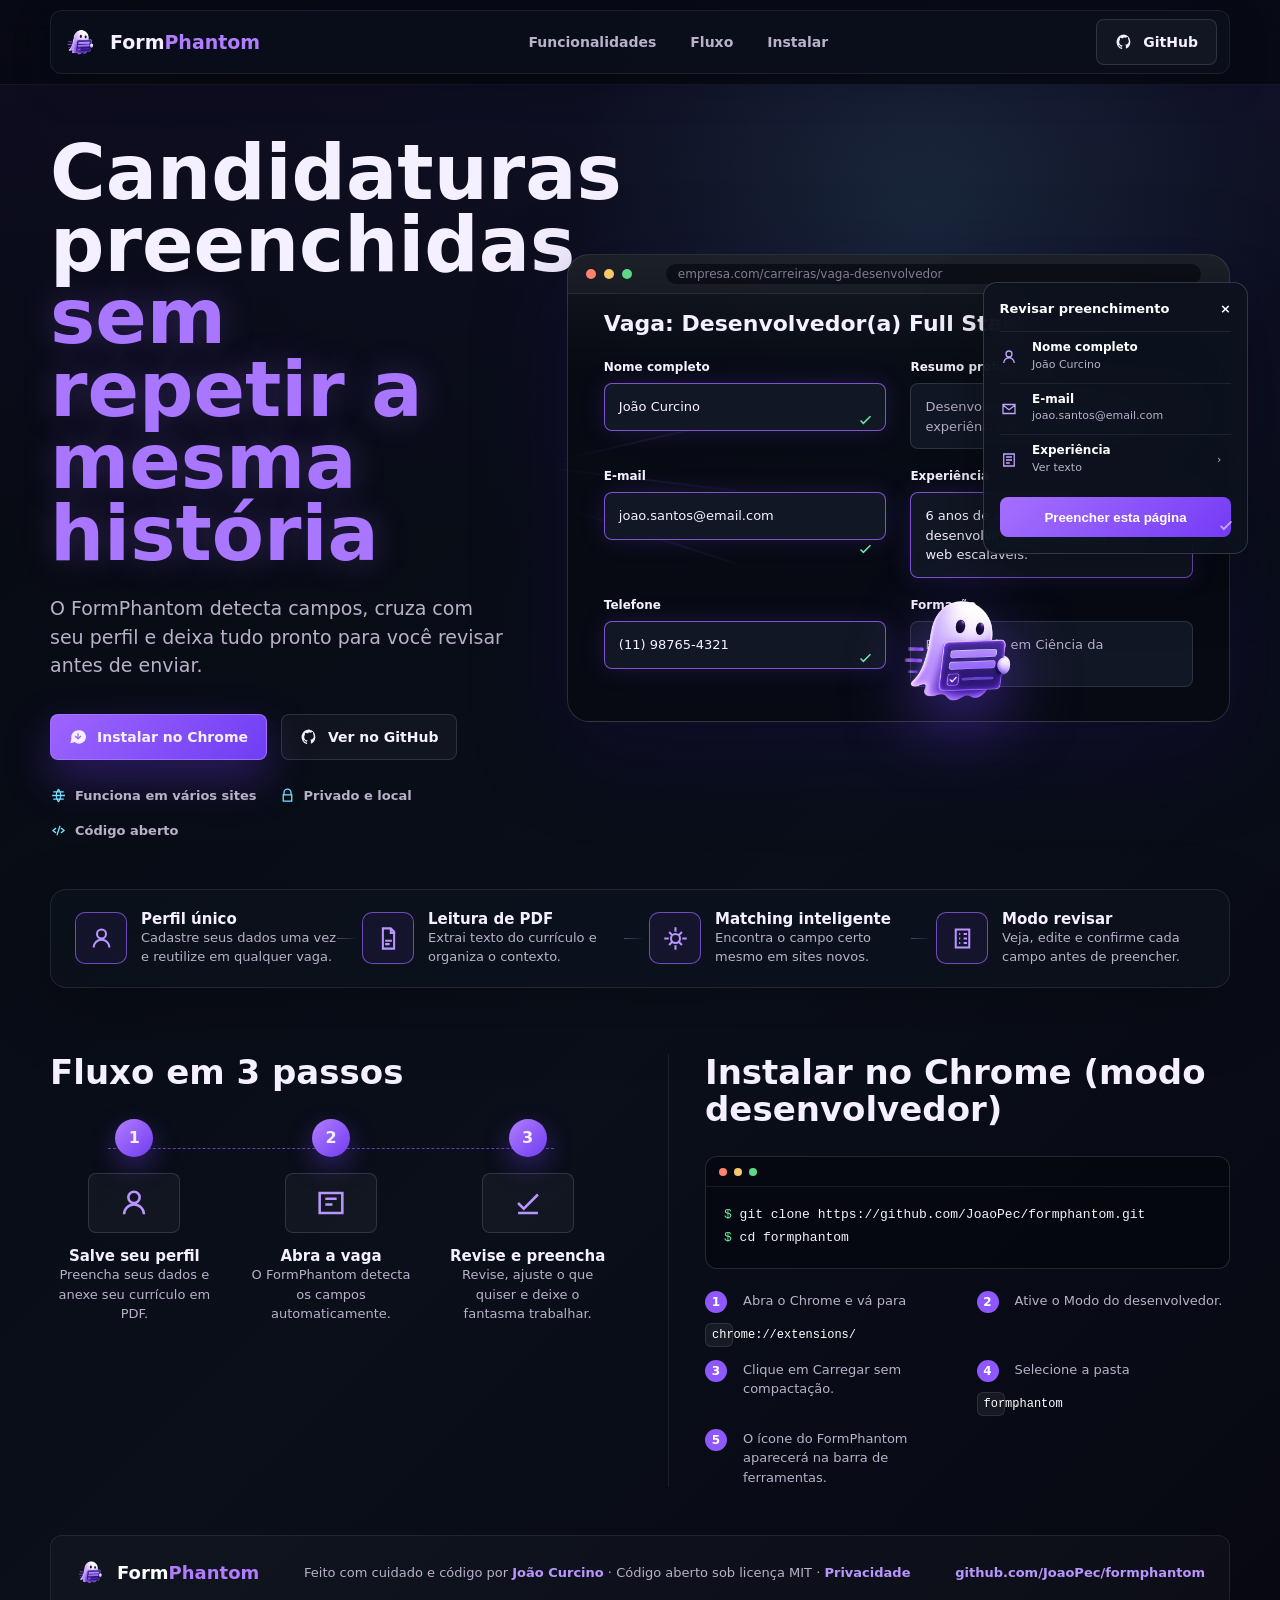
<file: landing/index.html>
<!DOCTYPE html>
<html lang="pt-BR">
<head>
  <meta charset="UTF-8">
  <meta name="viewport" content="width=device-width, initial-scale=1.0">
  <title>FormPhantom - Candidaturas preenchidas sem repetição</title>
  <link rel="icon" type="image/png" href="favicon.png">
  <link rel="apple-touch-icon" href="favicon.png">
  <style>
    :root {
      --bg: #060910;
      --bg-2: #0a0f1a;
      --surface: #0d1320;
      --surface-2: #121a2a;
      --line: rgba(174, 143, 255, 0.2);
      --line-strong: rgba(178, 143, 255, 0.42);
      --text: #f4f0ff;
      --muted: #b8b1c9;
      --quiet: #817b94;
      --violet: #9d65ff;
      --violet-2: #6f3df4;
      --cyan: #73e3ff;
      --green: #6ee79d;
      --shadow: 0 28px 90px rgba(25, 11, 70, 0.42);
      --radius: 22px;
    }

    * {
      box-sizing: border-box;
      margin: 0;
      padding: 0;
    }

    html {
      scroll-behavior: smooth;
    }

    body {
      min-height: 100vh;
      font-family: Inter, ui-sans-serif, system-ui, -apple-system, BlinkMacSystemFont, "Segoe UI", sans-serif;
      background:
        linear-gradient(180deg, rgba(111, 61, 244, 0.08), transparent 34rem),
        radial-gradient(circle at 72% 13%, rgba(115, 227, 255, 0.11), transparent 22rem),
        linear-gradient(135deg, var(--bg), var(--bg-2) 58%, #070812);
      color: var(--text);
      line-height: 1.5;
      overflow-x: hidden;
    }

    a {
      color: inherit;
      text-decoration: none;
    }

    .shell {
      width: min(100% - 48px, 1180px);
      margin: 0 auto;
    }

    .site-header {
      position: sticky;
      top: 0;
      z-index: 10;
      padding: 10px 0;
      background: rgba(6, 9, 16, 0.76);
      border-bottom: 1px solid rgba(255, 255, 255, 0.06);
      backdrop-filter: blur(18px);
    }

    .nav {
      min-height: 56px;
      padding: 8px 12px;
      border: 1px solid rgba(255, 255, 255, 0.08);
      border-radius: 12px;
      display: flex;
      align-items: center;
      justify-content: space-between;
      background: rgba(12, 17, 29, 0.74);
      box-shadow: 0 12px 40px rgba(0, 0, 0, 0.18);
    }

    .brand {
      display: inline-flex;
      align-items: center;
      gap: 11px;
      font-weight: 800;
      font-size: 19px;
    }

    .brand img {
      width: 36px;
      height: 36px;
      border-radius: 10px;
      object-fit: cover;
    }

    .brand span span {
      color: #b17dff;
    }

    .nav-links {
      display: flex;
      align-items: center;
      gap: 34px;
      list-style: none;
      color: var(--muted);
      font-size: 14px;
      font-weight: 600;
    }

    .nav-links a:hover {
      color: var(--text);
    }

    .button {
      display: inline-flex;
      align-items: center;
      justify-content: center;
      gap: 10px;
      min-height: 46px;
      padding: 0 18px;
      border: 1px solid rgba(255, 255, 255, 0.12);
      border-radius: 8px;
      color: var(--text);
      font-size: 14px;
      font-weight: 800;
      line-height: 1;
      transition: transform 160ms ease, border-color 160ms ease, background 160ms ease, box-shadow 160ms ease;
    }

    .button svg {
      width: 18px;
      height: 18px;
      flex: 0 0 auto;
    }

    .button:hover {
      transform: translateY(-1px);
      border-color: rgba(177, 125, 255, 0.72);
    }

    .button-primary {
      border-color: rgba(170, 120, 255, 0.8);
      background: linear-gradient(135deg, var(--violet), var(--violet-2));
      box-shadow: 0 18px 44px rgba(116, 58, 255, 0.34);
    }

    .button-secondary {
      background: rgba(255, 255, 255, 0.035);
    }

    .hero {
      display: grid;
      grid-template-columns: minmax(0, 0.82fr) minmax(520px, 1.18fr);
      gap: 56px;
      align-items: center;
      padding: 52px 0 30px;
    }

    .hero-copy {
      max-width: 520px;
    }

    h1 {
      max-width: 560px;
      font-size: clamp(46px, 7vw, 76px);
      line-height: 0.95;
      font-weight: 900;
    }

    .gradient-text {
      display: inline-block;
      color: #a876ff;
      text-shadow: 0 0 34px rgba(157, 101, 255, 0.28);
    }

    .hero-copy p {
      margin-top: 24px;
      color: var(--muted);
      font-size: clamp(17px, 2vw, 19px);
      max-width: 560px;
    }

    .hero-actions {
      margin-top: 34px;
      display: flex;
      flex-wrap: wrap;
      gap: 14px;
    }

    .hero-notes {
      margin-top: 26px;
      display: flex;
      flex-wrap: wrap;
      gap: 16px 22px;
      color: var(--muted);
      font-size: 13px;
      font-weight: 600;
    }

    .note {
      display: inline-flex;
      align-items: center;
      gap: 8px;
    }

    .note svg {
      width: 17px;
      height: 17px;
      color: var(--cyan);
    }

    .product-stage {
      position: relative;
      min-height: 470px;
    }

    .browser-frame {
      position: relative;
      overflow: hidden;
      padding: 56px 36px 34px;
      border: 1px solid rgba(255, 255, 255, 0.14);
      border-radius: 22px;
      background:
        linear-gradient(180deg, rgba(255, 255, 255, 0.05), transparent 25%),
        rgba(7, 11, 19, 0.88);
      box-shadow: var(--shadow);
    }

    .browser-frame::before {
      content: "";
      position: absolute;
      inset: 0 0 auto;
      height: 38px;
      border-bottom: 1px solid rgba(255, 255, 255, 0.08);
      background: rgba(255, 255, 255, 0.035);
    }

    .traffic {
      position: absolute;
      top: 14px;
      left: 18px;
      display: flex;
      gap: 8px;
    }

    .traffic i {
      width: 10px;
      height: 10px;
      border-radius: 50%;
      background: #ff826e;
    }

    .traffic i:nth-child(2) { background: #f7c869; }
    .traffic i:nth-child(3) { background: #63d589; }

    .url {
      position: absolute;
      top: 9px;
      left: 98px;
      right: 28px;
      height: 20px;
      display: flex;
      align-items: center;
      padding: 0 12px;
      border-radius: 999px;
      background: rgba(2, 5, 11, 0.58);
      color: var(--quiet);
      font-size: 12px;
      white-space: nowrap;
      overflow: hidden;
      text-overflow: ellipsis;
    }

    .form-title {
      margin-bottom: 22px;
      font-size: 22px;
      line-height: 1.15;
    }

    .form-grid {
      display: grid;
      grid-template-columns: repeat(2, minmax(0, 1fr));
      gap: 18px 24px;
    }

    .field {
      position: relative;
    }

    .field.wide {
      grid-column: span 2;
    }

    .field label {
      display: block;
      margin-bottom: 7px;
      color: #f6f1ff;
      font-size: 12px;
      font-weight: 800;
    }

    .field-box {
      min-height: 48px;
      padding: 13px 42px 12px 14px;
      border: 1px solid rgba(157, 101, 255, 0.78);
      border-radius: 8px;
      background: rgba(20, 25, 41, 0.9);
      color: #f7f3ff;
      font-size: 13px;
      box-shadow: 0 0 24px rgba(123, 74, 255, 0.18);
    }

    .field-box.muted {
      border-color: rgba(255, 255, 255, 0.12);
      color: var(--muted);
      box-shadow: none;
    }

    .check {
      position: absolute;
      right: 12px;
      bottom: 13px;
      color: var(--green);
    }

    .check svg {
      width: 17px;
      height: 17px;
    }

    .review-panel {
      position: absolute;
      top: 28px;
      right: 0;
      width: 265px;
      padding: 16px;
      border: 1px solid rgba(255, 255, 255, 0.16);
      border-radius: 14px;
      background: rgba(13, 18, 30, 0.92);
      box-shadow: 0 26px 64px rgba(0, 0, 0, 0.34);
      backdrop-filter: blur(18px);
      transform: translateX(18px);
    }

    .review-head {
      display: flex;
      justify-content: space-between;
      align-items: center;
      margin-bottom: 13px;
      color: #fff;
      font-size: 13px;
      font-weight: 900;
    }

    .review-row {
      display: grid;
      grid-template-columns: 22px 1fr 14px;
      gap: 10px;
      align-items: center;
      padding: 9px 0;
      border-top: 1px solid rgba(255, 255, 255, 0.08);
      font-size: 12px;
    }

    .review-row:first-of-type {
      border-top: 0;
    }

    .review-row svg {
      width: 18px;
      height: 18px;
      color: #c3a4ff;
    }

    .review-row strong {
      display: block;
      color: #fff;
      font-size: 12px;
      line-height: 1.15;
    }

    .review-row span {
      color: var(--muted);
      font-size: 11px;
    }

    .review-button {
      width: 100%;
      margin-top: 12px;
      min-height: 40px;
      border: 0;
      border-radius: 8px;
      background: linear-gradient(135deg, #a570ff, #743bf5);
      color: #fff;
      font-weight: 900;
      cursor: pointer;
    }

    .ghost {
      position: absolute;
      right: 195px;
      bottom: 0;
      width: 148px;
      filter: drop-shadow(0 22px 34px rgba(112, 65, 255, 0.5));
      animation: float 5.6s ease-in-out infinite;
    }

    .trail {
      position: absolute;
      left: -10px;
      width: 180px;
      height: 2px;
      background: linear-gradient(90deg, transparent, rgba(157, 101, 255, 0.78), rgba(115, 227, 255, 0.2));
      transform-origin: right center;
      filter: drop-shadow(0 0 10px rgba(157, 101, 255, 0.8));
    }

    .trail.one { top: 164px; transform: rotate(-13deg); }
    .trail.two { top: 236px; transform: rotate(7deg); }
    .trail.three { top: 309px; transform: rotate(18deg); }

    .feature-rail {
      margin-top: 18px;
      padding: 20px 24px;
      border: 1px solid rgba(255, 255, 255, 0.09);
      border-radius: 16px;
      display: grid;
      grid-template-columns: repeat(4, minmax(0, 1fr));
      gap: 18px;
      background: rgba(14, 19, 31, 0.64);
      box-shadow: 0 22px 70px rgba(0, 0, 0, 0.24);
    }

    .rail-item {
      position: relative;
      display: grid;
      grid-template-columns: 52px 1fr;
      gap: 14px;
      align-items: center;
    }

    .rail-item:not(:last-child)::after {
      content: "";
      position: absolute;
      top: 50%;
      right: -13px;
      width: 20px;
      height: 1px;
      background: linear-gradient(90deg, var(--line-strong), transparent);
    }

    .icon-box {
      width: 52px;
      height: 52px;
      border: 1px solid rgba(157, 101, 255, 0.68);
      border-radius: 10px;
      display: grid;
      place-items: center;
      color: #b996ff;
      background: rgba(126, 78, 255, 0.08);
    }

    .icon-box svg {
      width: 27px;
      height: 27px;
    }

    .rail-item h3,
    .flow-step h3 {
      font-size: 15px;
      line-height: 1.2;
    }

    .rail-item p,
    .flow-step p,
    .install-list li,
    footer {
      color: var(--muted);
      font-size: 13px;
    }

    .split-section {
      display: grid;
      grid-template-columns: 1fr 1fr;
      gap: 56px;
      padding: 66px 0 48px;
    }

    .section-heading {
      margin-bottom: 28px;
      font-size: clamp(25px, 3vw, 34px);
      line-height: 1.1;
    }

    .flow {
      position: relative;
      display: grid;
      grid-template-columns: repeat(3, minmax(0, 1fr));
      gap: 28px;
    }

    .flow::before {
      content: "";
      position: absolute;
      top: 29px;
      left: 58px;
      right: 58px;
      border-top: 1px dashed rgba(157, 101, 255, 0.6);
    }

    .flow-step {
      position: relative;
      text-align: center;
    }

    .step-number {
      width: 38px;
      height: 38px;
      margin: 0 auto 16px;
      border-radius: 50%;
      display: grid;
      place-items: center;
      background: linear-gradient(135deg, #b17dff, #703cf1);
      box-shadow: 0 10px 26px rgba(112, 60, 241, 0.38);
      font-weight: 900;
    }

    .flow-icon {
      width: 92px;
      height: 60px;
      margin: 0 auto 14px;
      border: 1px solid rgba(255, 255, 255, 0.13);
      border-radius: 8px;
      display: grid;
      place-items: center;
      color: #b996ff;
      background: rgba(255, 255, 255, 0.035);
    }

    .flow-icon svg {
      width: 34px;
      height: 34px;
    }

    .install-panel {
      padding-left: 36px;
      border-left: 1px solid rgba(255, 255, 255, 0.08);
    }

    .terminal {
      overflow: hidden;
      margin-bottom: 22px;
      border: 1px solid rgba(255, 255, 255, 0.13);
      border-radius: 12px;
      background: rgba(5, 8, 14, 0.74);
    }

    .terminal-bar {
      height: 30px;
      display: flex;
      align-items: center;
      gap: 7px;
      padding: 0 13px;
      border-bottom: 1px solid rgba(255, 255, 255, 0.08);
    }

    .terminal-bar i {
      width: 8px;
      height: 8px;
      border-radius: 50%;
      background: #ff826e;
    }

    .terminal-bar i:nth-child(2) { background: #f7c869; }
    .terminal-bar i:nth-child(3) { background: #63d589; }

    .terminal code {
      display: block;
      padding: 17px 18px 18px;
      color: #f5f0ff;
      font-family: "SFMono-Regular", Consolas, "Liberation Mono", monospace;
      font-size: 13px;
      line-height: 1.75;
      white-space: pre-wrap;
    }

    .prompt {
      color: #71e7a1;
    }

    .install-list {
      display: grid;
      grid-template-columns: repeat(2, minmax(0, 1fr));
      gap: 13px 18px;
      list-style: none;
      counter-reset: install;
    }

    .install-list li {
      counter-increment: install;
      display: grid;
      grid-template-columns: 28px 1fr;
      gap: 10px;
      align-items: start;
    }

    .install-list li::before {
      content: counter(install);
      width: 22px;
      height: 22px;
      border-radius: 50%;
      display: grid;
      place-items: center;
      background: #8f58ff;
      color: #fff;
      font-size: 12px;
      font-weight: 900;
    }

    .inline-code {
      padding: 2px 6px;
      border: 1px solid rgba(255, 255, 255, 0.1);
      border-radius: 6px;
      background: rgba(255, 255, 255, 0.06);
      color: #fff;
      font-family: "SFMono-Regular", Consolas, "Liberation Mono", monospace;
      font-size: 12px;
    }

    footer {
      margin: 34px auto 28px;
      padding: 20px 24px;
      border: 1px solid rgba(255, 255, 255, 0.08);
      border-radius: 12px;
      display: flex;
      align-items: center;
      justify-content: space-between;
      gap: 18px;
      background: rgba(255, 255, 255, 0.025);
    }

    .footer-brand {
      display: inline-flex;
      align-items: center;
      gap: 10px;
      color: #fff;
      font-size: 18px;
      font-weight: 900;
    }

    .footer-brand img {
      width: 32px;
      height: 32px;
      border-radius: 9px;
    }

    .footer-brand .brand-word span {
      color: #b17dff;
    }

    footer a {
      color: #b996ff;
      font-weight: 700;
    }

    @keyframes float {
      0%, 100% { transform: translateY(0); }
      50% { transform: translateY(-10px); }
    }

    @media (max-width: 980px) {
      .hero,
      .split-section {
        grid-template-columns: 1fr;
      }

      .hero {
        min-height: auto;
        padding-top: 56px;
      }

      .product-stage {
        min-height: 420px;
      }

      .review-panel {
        right: 16px;
        transform: none;
      }

      .feature-rail,
      .install-list {
        grid-template-columns: repeat(2, minmax(0, 1fr));
      }

      .install-panel {
        padding-left: 0;
        border-left: 0;
      }
    }

    @media (max-width: 720px) {
      .shell {
        width: min(100% - 32px, 1180px);
      }

      .nav {
        gap: 12px;
      }

      .nav-links {
        display: none;
      }

      .nav .button {
        min-height: 40px;
        padding: 0 12px;
      }

      h1 {
        font-size: clamp(40px, 13vw, 58px);
      }

      .hero-actions .button {
        width: 100%;
      }

      .product-stage {
        min-height: 0;
      }

      .browser-frame {
        padding: 52px 16px 120px;
      }

      .form-grid {
        grid-template-columns: 1fr;
      }

      .field.wide {
        grid-column: auto;
      }

      .review-panel {
        position: relative;
        width: auto;
        right: auto;
        top: auto;
        margin-top: 16px;
      }

      .ghost {
        width: 96px;
        right: 18px;
        bottom: 14px;
      }

      .trail {
        display: none;
      }

      .feature-rail,
      .flow,
      .install-list {
        grid-template-columns: 1fr;
      }

      .rail-item:not(:last-child)::after,
      .flow::before {
        display: none;
      }

      .split-section {
        padding-top: 44px;
      }

      footer {
        flex-direction: column;
        align-items: flex-start;
      }
    }
  </style>
</head>
<body>
  <header class="site-header">
    <nav class="nav shell" aria-label="Navegação principal">
      <a class="brand" href="#">
        <img src="logo.png" alt="FormPhantom">
        <span>Form<span>Phantom</span></span>
      </a>
      <ul class="nav-links">
        <li><a href="#features">Funcionalidades</a></li>
        <li><a href="#fluxo">Fluxo</a></li>
        <li><a href="#instalar">Instalar</a></li>
      </ul>
      <a class="button button-secondary" href="https://github.com/JoaoPec/formphantom" target="_blank" rel="noreferrer">
        <svg viewBox="0 0 24 24" aria-hidden="true"><path fill="currentColor" d="M12 2a10 10 0 0 0-3.16 19.49c.5.09.68-.22.68-.48v-1.7c-2.78.6-3.37-1.18-3.37-1.18a2.65 2.65 0 0 0-1.11-1.46c-.91-.62.07-.61.07-.61a2.1 2.1 0 0 1 1.53 1.03 2.13 2.13 0 0 0 2.91.83 2.14 2.14 0 0 1 .63-1.34c-2.22-.25-4.56-1.11-4.56-4.94a3.87 3.87 0 0 1 1.03-2.68 3.6 3.6 0 0 1 .1-2.64s.84-.27 2.75 1.02A9.48 9.48 0 0 1 12 6c.85 0 1.7.11 2.5.34 1.9-1.29 2.74-1.02 2.74-1.02.55 1.37.2 2.39.1 2.64a3.86 3.86 0 0 1 1.03 2.68c0 3.84-2.34 4.69-4.57 4.93.36.31.68.92.68 1.86v2.76c0 .27.18.58.69.48A10 10 0 0 0 12 2Z"/></svg>
        GitHub
      </a>
    </nav>
  </header>

  <main>
    <section class="hero shell">
      <div class="hero-copy">
        <h1>Candidaturas preenchidas <span class="gradient-text">sem repetir a mesma história</span></h1>
        <p>O FormPhantom detecta campos, cruza com seu perfil e deixa tudo pronto para você revisar antes de enviar.</p>
        <div class="hero-actions">
          <a class="button button-primary" href="#instalar">
            <svg viewBox="0 0 24 24" aria-hidden="true"><path fill="currentColor" d="M12 3a9 9 0 0 0-8.7 11.3l-1.16 4.25a1.08 1.08 0 0 0 1.32 1.32l4.25-1.15A9 9 0 1 0 12 3Zm-.75 4.5a.75.75 0 0 1 1.5 0v5.19l2.22-2.22a.75.75 0 1 1 1.06 1.06l-3.5 3.5a.75.75 0 0 1-1.06 0l-3.5-3.5a.75.75 0 0 1 1.06-1.06l2.22 2.22V7.5Z"/></svg>
            Instalar no Chrome
          </a>
          <a class="button button-secondary" href="https://github.com/JoaoPec/formphantom" target="_blank" rel="noreferrer">
            <svg viewBox="0 0 24 24" aria-hidden="true"><path fill="currentColor" d="M12 2a10 10 0 0 0-3.16 19.49c.5.09.68-.22.68-.48v-1.7c-2.78.6-3.37-1.18-3.37-1.18a2.65 2.65 0 0 0-1.11-1.46c-.91-.62.07-.61.07-.61a2.1 2.1 0 0 1 1.53 1.03 2.13 2.13 0 0 0 2.91.83 2.14 2.14 0 0 1 .63-1.34c-2.22-.25-4.56-1.11-4.56-4.94a3.87 3.87 0 0 1 1.03-2.68 3.6 3.6 0 0 1 .1-2.64s.84-.27 2.75 1.02A9.48 9.48 0 0 1 12 6c.85 0 1.7.11 2.5.34 1.9-1.29 2.74-1.02 2.74-1.02.55 1.37.2 2.39.1 2.64a3.86 3.86 0 0 1 1.03 2.68c0 3.84-2.34 4.69-4.57 4.93.36.31.68.92.68 1.86v2.76c0 .27.18.58.69.48A10 10 0 0 0 12 2Z"/></svg>
            Ver no GitHub
          </a>
        </div>
        <div class="hero-notes" aria-label="Destaques">
          <span class="note"><svg viewBox="0 0 24 24" aria-hidden="true"><path fill="none" stroke="currentColor" stroke-width="1.8" d="M3 12h18M12 3a15.5 15.5 0 0 1 0 18M12 3a15.5 15.5 0 0 0 0 18M4.6 7h14.8M4.6 17h14.8"/></svg>Funciona em vários sites</span>
          <span class="note"><svg viewBox="0 0 24 24" aria-hidden="true"><path fill="none" stroke="currentColor" stroke-width="1.8" d="M7 11V8a5 5 0 0 1 10 0v3m-11 0h12v9H6z"/></svg>Privado e local</span>
          <span class="note"><svg viewBox="0 0 24 24" aria-hidden="true"><path fill="none" stroke="currentColor" stroke-linecap="round" stroke-linejoin="round" stroke-width="1.8" d="m8 9-4 3 4 3m8-6 4 3-4 3m-2-9-4 12"/></svg>Código aberto</span>
        </div>
      </div>

      <div class="product-stage" aria-label="Prévia do preenchimento">
        <span class="trail one"></span>
        <span class="trail two"></span>
        <span class="trail three"></span>
        <div class="browser-frame">
          <div class="traffic" aria-hidden="true"><i></i><i></i><i></i></div>
          <div class="url">empresa.com/carreiras/vaga-desenvolvedor</div>
          <h2 class="form-title">Vaga: Desenvolvedor(a) Full Stack</h2>
          <div class="form-grid">
            <div class="field">
              <label>Nome completo</label>
              <div class="field-box">João Curcino</div>
              <span class="check"><svg viewBox="0 0 24 24" aria-hidden="true"><path fill="none" stroke="currentColor" stroke-width="2.2" d="m5 12 4 4L19 6"/></svg></span>
            </div>
            <div class="field">
              <label>Resumo profissional</label>
              <div class="field-box muted">Desenvolvedor Full Stack com experiência em aplicações web...</div>
            </div>
            <div class="field">
              <label>E-mail</label>
              <div class="field-box">joao.santos@email.com</div>
              <span class="check"><svg viewBox="0 0 24 24" aria-hidden="true"><path fill="none" stroke="currentColor" stroke-width="2.2" d="m5 12 4 4L19 6"/></svg></span>
            </div>
            <div class="field">
              <label>Experiência</label>
              <div class="field-box">6 anos de experiência em desenvolvimento de aplicações web escaláveis.</div>
            </div>
            <div class="field">
              <label>Telefone</label>
              <div class="field-box">(11) 98765-4321</div>
              <span class="check"><svg viewBox="0 0 24 24" aria-hidden="true"><path fill="none" stroke="currentColor" stroke-width="2.2" d="m5 12 4 4L19 6"/></svg></span>
            </div>
            <div class="field">
              <label>Formação</label>
              <div class="field-box muted">Bacharelado em Ciência da Computação</div>
            </div>
          </div>
        </div>

        <aside class="review-panel">
          <div class="review-head">
            <span>Revisar preenchimento</span>
            <span aria-hidden="true">×</span>
          </div>
          <div class="review-row">
            <svg viewBox="0 0 24 24" aria-hidden="true"><path fill="none" stroke="currentColor" stroke-width="1.7" d="M12 12a4 4 0 1 0 0-8 4 4 0 0 0 0 8Zm7 8a7 7 0 0 0-14 0"/></svg>
            <div><strong>Nome completo</strong><span>João Curcino</span></div>
            <span class="check"><svg viewBox="0 0 24 24" aria-hidden="true"><path fill="none" stroke="currentColor" stroke-width="2.2" d="m5 12 4 4L19 6"/></svg></span>
          </div>
          <div class="review-row">
            <svg viewBox="0 0 24 24" aria-hidden="true"><path fill="none" stroke="currentColor" stroke-width="1.7" d="M4 6h16v12H4zM4 7l8 6 8-6"/></svg>
            <div><strong>E-mail</strong><span>joao.santos@email.com</span></div>
            <span class="check"><svg viewBox="0 0 24 24" aria-hidden="true"><path fill="none" stroke="currentColor" stroke-width="2.2" d="m5 12 4 4L19 6"/></svg></span>
          </div>
          <div class="review-row">
            <svg viewBox="0 0 24 24" aria-hidden="true"><path fill="none" stroke="currentColor" stroke-width="1.7" d="M5 4h14v16H5zM8 8h8M8 12h8M8 16h5"/></svg>
            <div><strong>Experiência</strong><span>Ver texto</span></div>
            <span>›</span>
          </div>
          <button class="review-button">Preencher esta página</button>
        </aside>
        <img class="ghost" src="logo.png" alt="" aria-hidden="true">
      </div>
    </section>

    <section class="feature-rail shell" id="features" aria-label="Funcionalidades">
      <article class="rail-item">
        <div class="icon-box"><svg viewBox="0 0 24 24" aria-hidden="true"><path fill="none" stroke="currentColor" stroke-width="1.8" d="M12 12a4 4 0 1 0 0-8 4 4 0 0 0 0 8Zm7 8a7 7 0 0 0-14 0"/></svg></div>
        <div><h3>Perfil único</h3><p>Cadastre seus dados uma vez e reutilize em qualquer vaga.</p></div>
      </article>
      <article class="rail-item">
        <div class="icon-box"><svg viewBox="0 0 24 24" aria-hidden="true"><path fill="none" stroke="currentColor" stroke-width="1.8" d="M7 3h7l3 3v15H7zM14 3v4h4M9 14h6M9 17h4"/></svg></div>
        <div><h3>Leitura de PDF</h3><p>Extrai texto do currículo e organiza o contexto.</p></div>
      </article>
      <article class="rail-item">
        <div class="icon-box"><svg viewBox="0 0 24 24" aria-hidden="true"><path fill="none" stroke="currentColor" stroke-width="1.8" d="M12 2v4m0 12v4M2 12h4m12 0h4M6.3 6.3l2.8 2.8m5.8 5.8 2.8 2.8m0-11.4-2.8 2.8m-5.8 5.8-2.8 2.8M8 12a4 4 0 1 0 8 0 4 4 0 0 0-8 0Z"/></svg></div>
        <div><h3>Matching inteligente</h3><p>Encontra o campo certo mesmo em sites novos.</p></div>
      </article>
      <article class="rail-item">
        <div class="icon-box"><svg viewBox="0 0 24 24" aria-hidden="true"><path fill="none" stroke="currentColor" stroke-width="1.8" d="M6 4h12v16H6zM9 8h1m3 0h3M9 12h1m3 0h3M9 16h1m3 0h3"/></svg></div>
        <div><h3>Modo revisar</h3><p>Veja, edite e confirme cada campo antes de preencher.</p></div>
      </article>
    </section>

    <section class="split-section shell">
      <div id="fluxo">
        <h2 class="section-heading">Fluxo em 3 passos</h2>
        <div class="flow">
          <article class="flow-step">
            <div class="step-number">1</div>
            <div class="flow-icon"><svg viewBox="0 0 24 24" aria-hidden="true"><path fill="none" stroke="currentColor" stroke-width="1.8" d="M12 12a4 4 0 1 0 0-8 4 4 0 0 0 0 8Zm7 8a7 7 0 0 0-14 0"/></svg></div>
            <h3>Salve seu perfil</h3>
            <p>Preencha seus dados e anexe seu currículo em PDF.</p>
          </article>
          <article class="flow-step">
            <div class="step-number">2</div>
            <div class="flow-icon"><svg viewBox="0 0 24 24" aria-hidden="true"><path fill="none" stroke="currentColor" stroke-width="1.8" d="M4 5h16v14H4zM8 9h8M8 13h5"/></svg></div>
            <h3>Abra a vaga</h3>
            <p>O FormPhantom detecta os campos automaticamente.</p>
          </article>
          <article class="flow-step">
            <div class="step-number">3</div>
            <div class="flow-icon"><svg viewBox="0 0 24 24" aria-hidden="true"><path fill="none" stroke="currentColor" stroke-width="1.8" d="m5 12 4 4L19 6M5 19h14"/></svg></div>
            <h3>Revise e preencha</h3>
            <p>Revise, ajuste o que quiser e deixe o fantasma trabalhar.</p>
          </article>
        </div>
      </div>

      <div class="install-panel" id="instalar">
        <h2 class="section-heading">Instalar no Chrome (modo desenvolvedor)</h2>
        <div class="terminal" aria-label="Comando de instalação">
          <div class="terminal-bar" aria-hidden="true"><i></i><i></i><i></i></div>
          <code><span class="prompt">$</span> git clone https://github.com/JoaoPec/formphantom.git
<span class="prompt">$</span> cd formphantom</code>
        </div>
        <ol class="install-list">
          <li>Abra o Chrome e vá para <span class="inline-code">chrome://extensions/</span></li>
          <li>Ative o Modo do desenvolvedor.</li>
          <li>Clique em Carregar sem compactação.</li>
          <li>Selecione a pasta <span class="inline-code">formphantom</span>.</li>
          <li>O ícone do FormPhantom aparecerá na barra de ferramentas.</li>
        </ol>
      </div>
    </section>
  </main>

  <footer class="shell">
    <span class="footer-brand"><img src="logo.png" alt=""><span class="brand-word">Form<span>Phantom</span></span></span>
    <span>Feito com cuidado e código por <a href="https://github.com/JoaoPec" target="_blank" rel="noreferrer">João Curcino</a> · Código aberto sob licença MIT · <a href="privacy.html">Privacidade</a></span>
    <a href="https://github.com/JoaoPec/formphantom" target="_blank" rel="noreferrer">github.com/JoaoPec/formphantom</a>
  </footer>
</body>
</html>
</file>
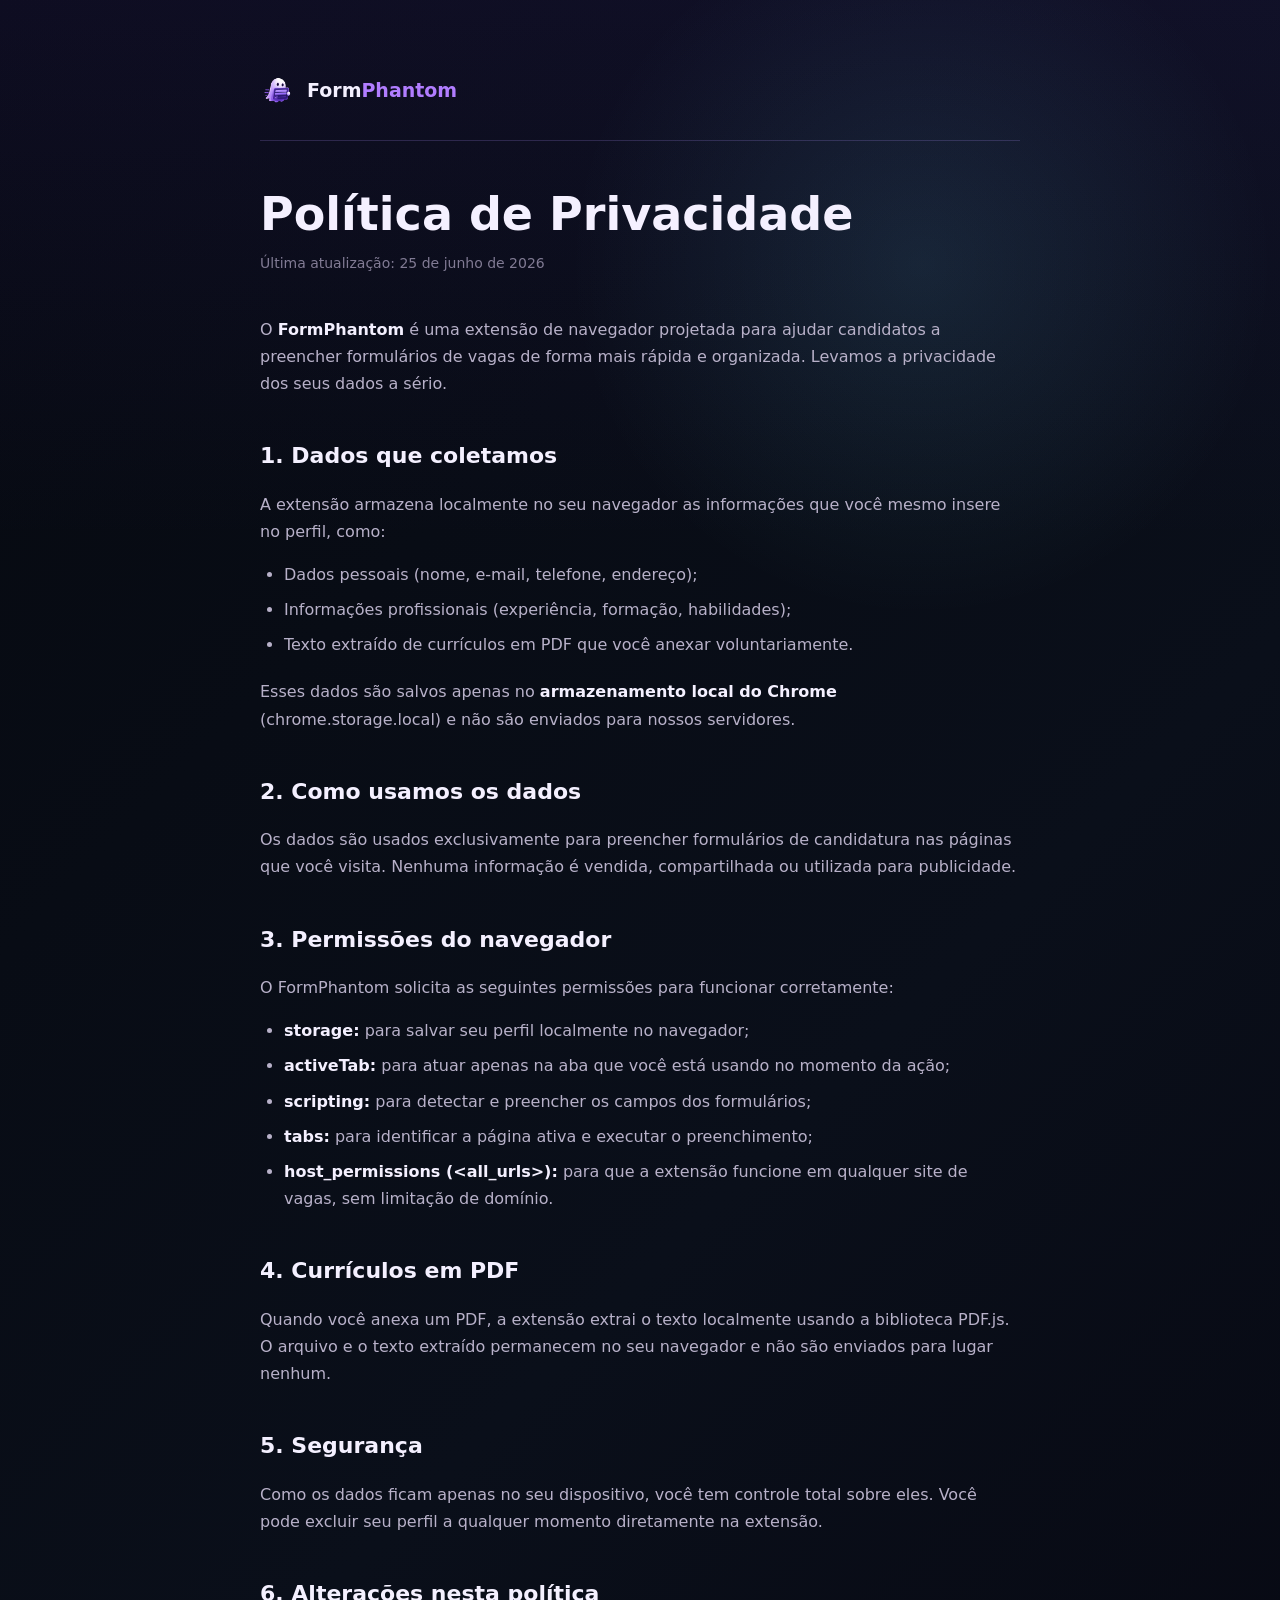
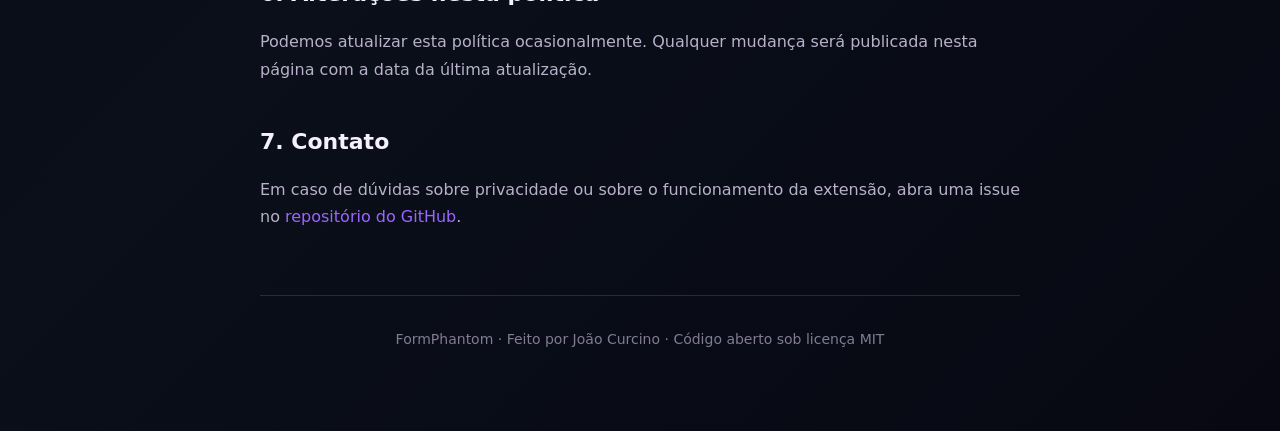
<file: landing/privacy.html>
<!DOCTYPE html>
<html lang="pt-BR">
<head>
  <meta charset="UTF-8">
  <meta name="viewport" content="width=device-width, initial-scale=1.0">
  <title>Política de Privacidade - FormPhantom</title>
  <link rel="icon" type="image/png" href="favicon.png">
  <style>
    :root {
      --bg: #060910;
      --bg-2: #0a0f1a;
      --surface: #0d1320;
      --surface-2: #121a2a;
      --line: rgba(174, 143, 255, 0.2);
      --text: #f4f0ff;
      --muted: #b8b1c9;
      --quiet: #817b94;
      --violet: #9d65ff;
      --violet-2: #6f3df4;
      --radius: 22px;
    }

    * {
      box-sizing: border-box;
      margin: 0;
      padding: 0;
    }

    body {
      min-height: 100vh;
      font-family: Inter, ui-sans-serif, system-ui, -apple-system, BlinkMacSystemFont, "Segoe UI", sans-serif;
      background:
        linear-gradient(180deg, rgba(111, 61, 244, 0.08), transparent 34rem),
        radial-gradient(circle at 72% 13%, rgba(115, 227, 255, 0.11), transparent 22rem),
        linear-gradient(135deg, var(--bg), var(--bg-2) 58%, #070812);
      color: var(--text);
      line-height: 1.7;
    }

    a {
      color: var(--violet);
      text-decoration: none;
    }

    a:hover {
      text-decoration: underline;
    }

    .shell {
      width: min(100% - 48px, 760px);
      margin: 0 auto;
      padding: 48px 0 80px;
    }

    .site-header {
      padding: 24px 0;
      border-bottom: 1px solid var(--line);
      margin-bottom: 48px;
    }

    .brand {
      display: inline-flex;
      align-items: center;
      gap: 11px;
      font-weight: 800;
      font-size: 19px;
      color: var(--text);
      text-decoration: none;
    }

    .brand img {
      width: 36px;
      height: 36px;
      border-radius: 10px;
      object-fit: cover;
    }

    .brand span span {
      color: #b17dff;
    }

    h1 {
      font-size: clamp(32px, 6vw, 46px);
      line-height: 1.1;
      font-weight: 900;
      margin-bottom: 12px;
    }

    .last-updated {
      color: var(--quiet);
      font-size: 14px;
      margin-bottom: 40px;
    }

    h2 {
      font-size: 22px;
      font-weight: 800;
      margin-top: 40px;
      margin-bottom: 16px;
      color: var(--text);
    }

    p {
      margin-bottom: 16px;
      color: var(--muted);
    }

    ul {
      margin-left: 24px;
      margin-bottom: 20px;
      color: var(--muted);
    }

    li {
      margin-bottom: 8px;
    }

    strong {
      color: var(--text);
      font-weight: 700;
    }

    footer {
      margin-top: 64px;
      padding-top: 32px;
      border-top: 1px solid var(--line);
      color: var(--quiet);
      font-size: 14px;
      text-align: center;
    }

    @media (max-width: 720px) {
      .shell {
        width: min(100% - 32px, 760px);
      }
    }
  </style>
</head>
<body>
  <div class="shell">
    <header class="site-header">
      <a class="brand" href="index.html">
        <img src="logo.png" alt="FormPhantom">
        <span>Form<span>Phantom</span></span>
      </a>
    </header>

    <main>
      <h1>Política de Privacidade</h1>
      <p class="last-updated">Última atualização: 25 de junho de 2026</p>

      <p>
        O <strong>FormPhantom</strong> é uma extensão de navegador projetada para ajudar candidatos a preencher formulários de vagas de forma mais rápida e organizada. Levamos a privacidade dos seus dados a sério.
      </p>

      <h2>1. Dados que coletamos</h2>
      <p>
        A extensão armazena localmente no seu navegador as informações que você mesmo insere no perfil, como:
      </p>
      <ul>
        <li>Dados pessoais (nome, e-mail, telefone, endereço);</li>
        <li>Informações profissionais (experiência, formação, habilidades);</li>
        <li>Texto extraído de currículos em PDF que você anexar voluntariamente.</li>
      </ul>
      <p>
        Esses dados são salvos apenas no <strong>armazenamento local do Chrome</strong> (chrome.storage.local) e não são enviados para nossos servidores.
      </p>

      <h2>2. Como usamos os dados</h2>
      <p>
        Os dados são usados exclusivamente para preencher formulários de candidatura nas páginas que você visita. Nenhuma informação é vendida, compartilhada ou utilizada para publicidade.
      </p>

      <h2>3. Permissões do navegador</h2>
      <p>
        O FormPhantom solicita as seguintes permissões para funcionar corretamente:
      </p>
      <ul>
        <li><strong>storage:</strong> para salvar seu perfil localmente no navegador;</li>
        <li><strong>activeTab:</strong> para atuar apenas na aba que você está usando no momento da ação;</li>
        <li><strong>scripting:</strong> para detectar e preencher os campos dos formulários;</li>
        <li><strong>tabs:</strong> para identificar a página ativa e executar o preenchimento;</li>
        <li><strong>host_permissions (&lt;all_urls&gt;):</strong> para que a extensão funcione em qualquer site de vagas, sem limitação de domínio.</li>
      </ul>

      <h2>4. Currículos em PDF</h2>
      <p>
        Quando você anexa um PDF, a extensão extrai o texto localmente usando a biblioteca PDF.js. O arquivo e o texto extraído permanecem no seu navegador e não são enviados para lugar nenhum.
      </p>

      <h2>5. Segurança</h2>
      <p>
        Como os dados ficam apenas no seu dispositivo, você tem controle total sobre eles. Você pode excluir seu perfil a qualquer momento diretamente na extensão.
      </p>

      <h2>6. Alterações nesta política</h2>
      <p>
        Podemos atualizar esta política ocasionalmente. Qualquer mudança será publicada nesta página com a data da última atualização.
      </p>

      <h2>7. Contato</h2>
      <p>
        Em caso de dúvidas sobre privacidade ou sobre o funcionamento da extensão, abra uma issue no <a href="https://github.com/JoaoPec/formphantom" target="_blank" rel="noreferrer">repositório do GitHub</a>.
      </p>
    </main>

    <footer>
      FormPhantom · Feito por João Curcino · Código aberto sob licença MIT
    </footer>
  </div>
</body>
</html>
</file>
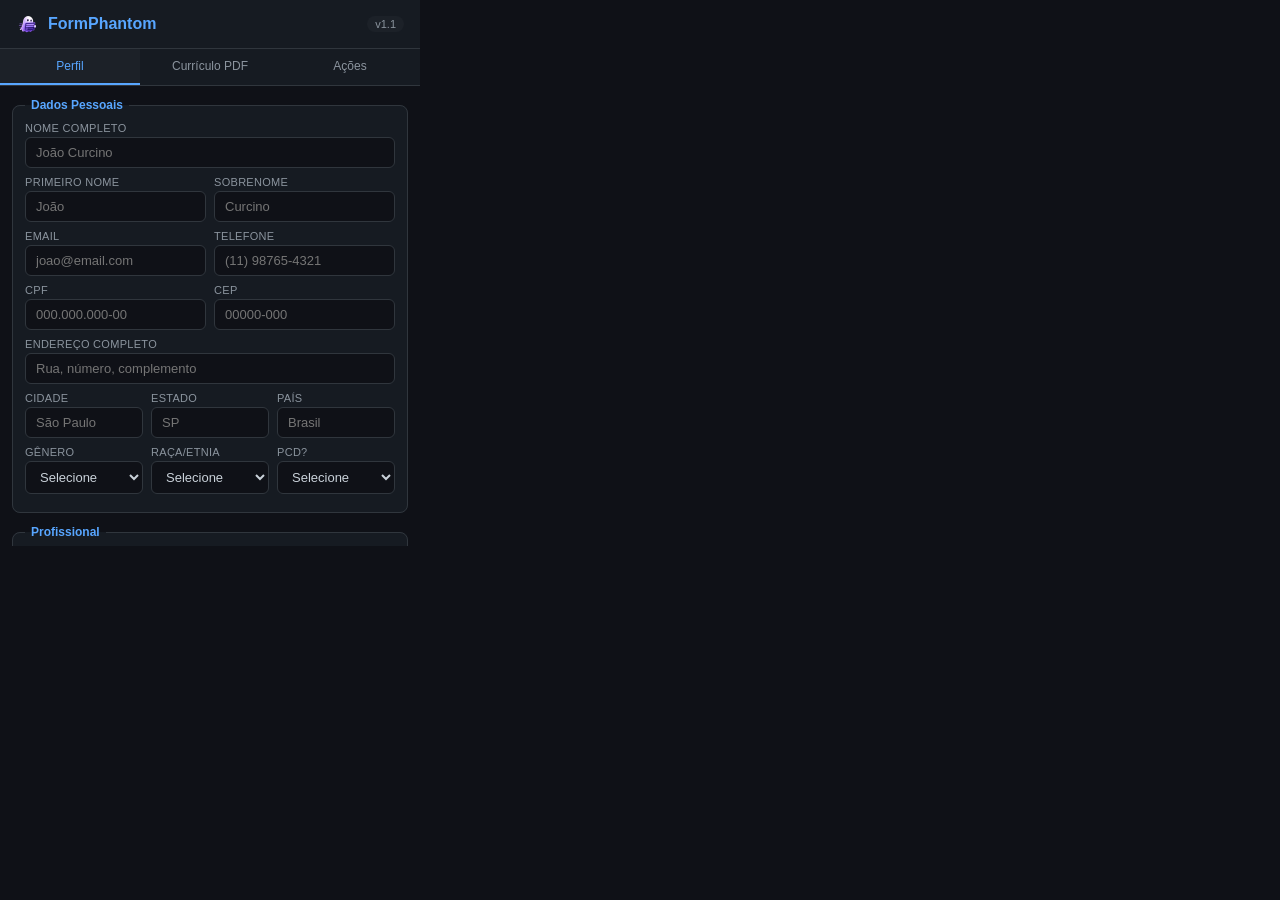
<file: popup/popup.html>
<!DOCTYPE html>
<html lang="pt-BR">
<head>
  <meta charset="UTF-8">
  <title>FormPhantom</title>
  <link rel="stylesheet" href="popup.css">
</head>
<body>
  <div class="header">
    <div style="display: flex; align-items: center; gap: 8px;">
      <img src="../icons/icon48.png" alt="FormPhantom" style="width: 24px; height: 24px; border-radius: 4px;">
      <h1 style="margin: 0;">FormPhantom</h1>
    </div>
    <span class="version">v1.1</span>
  </div>

  <div class="tabs">
    <button class="tab-btn active" data-tab="profile">Perfil</button>
    <button class="tab-btn" data-tab="pdf">Currículo PDF</button>
    <button class="tab-btn" data-tab="actions">Ações</button>
  </div>

  <div id="profile" class="tab-content active">
    <div id="profileImportNotice" class="notice hidden"></div>
    <form id="profileForm">
      <fieldset>
        <legend>Dados Pessoais</legend>
        <div class="field-row">
          <label>Nome completo</label>
          <input type="text" data-key="fullName" placeholder="João Curcino">
        </div>
        <div class="field-row two-col">
          <div>
            <label>Primeiro nome</label>
            <input type="text" data-key="firstName" placeholder="João">
          </div>
          <div>
            <label>Sobrenome</label>
            <input type="text" data-key="lastName" placeholder="Curcino">
          </div>
        </div>
        <div class="field-row two-col">
          <div>
            <label>Email</label>
            <input type="email" data-key="email" placeholder="joao@email.com">
          </div>
          <div>
            <label>Telefone</label>
            <input type="tel" data-key="phone" placeholder="(11) 98765-4321">
          </div>
        </div>
        <div class="field-row two-col">
          <div>
            <label>CPF</label>
            <input type="text" data-key="cpf" placeholder="000.000.000-00">
          </div>
          <div>
            <label>CEP</label>
            <input type="text" data-key="postalCode" placeholder="00000-000">
          </div>
        </div>
        <div class="field-row">
          <label>Endereço completo</label>
          <input type="text" data-key="address" placeholder="Rua, número, complemento">
        </div>
        <div class="field-row three-col">
          <div>
            <label>Cidade</label>
            <input type="text" data-key="city" placeholder="São Paulo">
          </div>
          <div>
            <label>Estado</label>
            <input type="text" data-key="state" placeholder="SP">
          </div>
          <div>
            <label>País</label>
            <input type="text" data-key="country" placeholder="Brasil">
          </div>
        </div>
        <div class="field-row three-col">
          <div>
            <label>Gênero</label>
            <select data-key="gender">
              <option value="">Selecione</option>
              <option value="Masculino">Masculino</option>
              <option value="Feminino">Feminino</option>
              <option value="Não-binário">Não-binário</option>
              <option value="Prefiro não dizer">Prefiro não dizer</option>
            </select>
          </div>
          <div>
            <label>Raça/Etnia</label>
            <select data-key="ethnicity">
              <option value="">Selecione</option>
              <option value="Branco">Branco</option>
              <option value="Pardo">Pardo</option>
              <option value="Preto">Preto</option>
              <option value="Amarelo">Amarelo</option>
              <option value="Indígena">Indígena</option>
              <option value="Prefiro não dizer">Prefiro não dizer</option>
            </select>
          </div>
          <div>
            <label>PCD?</label>
            <select data-key="disability">
              <option value="">Selecione</option>
              <option value="Não">Não</option>
              <option value="Sim - física">Sim - física</option>
              <option value="Sim - visual">Sim - visual</option>
              <option value="Sim - auditiva">Sim - auditiva</option>
              <option value="Sim - intelectual">Sim - intelectual</option>
              <option value="Sim - múltipla">Sim - múltipla</option>
            </select>
          </div>
        </div>
      </fieldset>

      <fieldset>
        <legend>Profissional</legend>
        <div class="field-row">
          <label>LinkedIn</label>
          <input type="url" data-key="linkedin" placeholder="https://linkedin.com/in/...">
        </div>
        <div class="field-row two-col">
          <div>
            <label>GitHub</label>
            <input type="url" data-key="github" placeholder="https://github.com/...">
          </div>
          <div>
            <label>Portfólio</label>
            <input type="url" data-key="portfolio" placeholder="https://meusite.com">
          </div>
        </div>
        <div class="field-row two-col">
          <div>
            <label>Cargo atual</label>
            <input type="text" data-key="currentRole" placeholder="Desenvolvedor Full Stack">
          </div>
          <div>
            <label>Empresa atual</label>
            <input type="text" data-key="currentCompany" placeholder="Empresa XYZ">
          </div>
        </div>
        <div class="field-row two-col">
          <div>
            <label>Anos de experiência</label>
            <input type="number" data-key="experienceYears" placeholder="5">
          </div>
          <div>
            <label>Pretensão salarial</label>
            <input type="text" data-key="salaryExpectation" placeholder="R$ 10.000,00">
          </div>
        </div>
        <div class="field-row">
          <label>Disponibilidade</label>
          <select data-key="availability">
            <option value="">Selecione</option>
            <option value="Imediata">Imediata</option>
            <option value="1 semana">1 semana</option>
            <option value="2 semanas">2 semanas</option>
            <option value="1 mês">1 mês</option>
            <option value="Negociável">Negociável</option>
          </select>
        </div>
        <div class="field-row">
          <label>Resumo / Sobre mim</label>
          <textarea data-key="summary" rows="4" placeholder="Breve resumo profissional..."></textarea>
        </div>
        <div class="field-row">
          <label>Formação acadêmica</label>
          <textarea data-key="education" rows="3" placeholder="Bacharelado em Ciência da Computação - USP (2018-2022)"></textarea>
        </div>
        <div class="field-row">
          <label>Skills principais</label>
          <input type="text" data-key="skills" placeholder="React, Node.js, TypeScript, Python, AWS">
        </div>
      </fieldset>

      <div class="actions-row">
        <button type="submit" class="btn-primary">Salvar Perfil</button>
        <span id="saveStatus" class="status-msg"></span>
      </div>
    </form>
  </div>

  <div id="pdf" class="tab-content">
    <div class="upload-area">
      <label for="pdfInput" class="upload-label">
        <span class="upload-icon">📄</span>
        <span>Clique para anexar seu currículo em PDF</span>
        <small>Ou arraste e solte aqui</small>
      </label>
      <input type="file" id="pdfInput" accept="application/pdf">
    </div>
    <div id="pdfStatus" class="pdf-status"></div>
    <div id="pdfImportSummary" class="notice hidden"></div>
    <div id="pdfPreview" class="pdf-preview hidden">
      <h3>Texto extraído (primeiros 2000 caracteres):</h3>
      <pre id="pdfTextPreview"></pre>
      <div class="pdf-actions">
        <button id="btnImportPdfProfile" type="button" class="btn-secondary">Preencher campos vazios do perfil</button>
        <button id="btnReplacePdfProfile" type="button" class="btn-secondary">Substituir dados detectados</button>
        <button id="btnReviewProfile" type="button" class="btn-primary">Revisar perfil</button>
      </div>
    </div>
  </div>

  <div id="actions" class="tab-content">
    <div class="action-card">
      <h3>Preencher formulário atual</h3>
      <p>Detecta campos na página ativa e preenche com seus dados.</p>
      <div class="mode-selector">
        <label>
          <input type="radio" name="fillMode" value="review" checked>
          Revisar antes de preencher
        </label>
        <label>
          <input type="radio" name="fillMode" value="auto">
          Preencher automaticamente
        </label>
      </div>
      <button id="btnFill" class="btn-primary btn-large">🚀 Preencher esta página</button>
    </div>

    <div class="action-card">
      <h3>Status da página</h3>
      <div id="pageStatus">
        <span class="badge" id="platformBadge">Detectando...</span>
        <span class="badge" id="fieldsBadge">0 campos</span>
      </div>
    </div>

    <div class="logs">
      <h4>Logs</h4>
      <pre id="actionLogs"></pre>
    </div>
  </div>

  <script src="../lib/pdf.min.js"></script>
  <script src="popup.js"></script>
</body>
</html>
</file>
<file: popup/popup.css>
:root {
  --bg: #0f1117;
  --surface: #161b22;
  --surface-2: #1c2128;
  --border: #30363d;
  --text: #c9d1d9;
  --text-secondary: #8b949e;
  --primary: #58a6ff;
  --primary-hover: #79b8ff;
  --success: #3fb950;
  --warning: #d29922;
  --danger: #f85149;
  --radius: 8px;
}

* { box-sizing: border-box; }

body {
  margin: 0;
  width: 420px;
  min-height: 520px;
  font-family: -apple-system, BlinkMacSystemFont, 'Segoe UI', Roboto, Helvetica, Arial, sans-serif;
  background: var(--bg);
  color: var(--text);
  font-size: 13px;
}

.header {
  display: flex;
  align-items: center;
  justify-content: space-between;
  padding: 12px 16px;
  background: var(--surface);
  border-bottom: 1px solid var(--border);
}

.header h1 {
  margin: 0;
  font-size: 16px;
  color: var(--primary);
}

.version {
  font-size: 11px;
  color: var(--text-secondary);
  background: var(--surface-2);
  padding: 2px 8px;
  border-radius: 12px;
}

.tabs {
  display: flex;
  background: var(--surface);
  border-bottom: 1px solid var(--border);
}

.tab-btn {
  flex: 1;
  background: none;
  border: none;
  color: var(--text-secondary);
  padding: 10px 8px;
  cursor: pointer;
  font-size: 12px;
  border-bottom: 2px solid transparent;
  transition: all .2s;
}

.tab-btn:hover { color: var(--text); }
.tab-btn.active {
  color: var(--primary);
  border-bottom-color: var(--primary);
  background: var(--surface-2);
}

.tab-content {
  display: none;
  padding: 12px;
  max-height: 460px;
  overflow-y: auto;
}

.tab-content.active { display: block; }

fieldset {
  border: 1px solid var(--border);
  border-radius: var(--radius);
  margin: 0 0 12px 0;
  padding: 10px 12px;
  background: var(--surface);
}

legend {
  padding: 0 6px;
  font-weight: 600;
  color: var(--primary);
  font-size: 12px;
}

.field-row {
  margin-bottom: 8px;
}

.field-row label {
  display: block;
  margin-bottom: 3px;
  color: var(--text-secondary);
  font-size: 11px;
  text-transform: uppercase;
  letter-spacing: 0.3px;
}

.field-row input,
.field-row select,
.field-row textarea {
  width: 100%;
  background: var(--bg);
  border: 1px solid var(--border);
  border-radius: 6px;
  padding: 7px 10px;
  color: var(--text);
  font-size: 13px;
  outline: none;
  transition: border-color .2s;
}

.field-row input:focus,
.field-row select:focus,
.field-row textarea:focus {
  border-color: var(--primary);
}

.two-col, .three-col {
  display: grid;
  gap: 8px;
}
.two-col { grid-template-columns: 1fr 1fr; }
.three-col { grid-template-columns: 1fr 1fr 1fr; }

.actions-row {
  display: flex;
  align-items: center;
  gap: 10px;
  margin-top: 4px;
}

.btn-primary {
  background: var(--primary);
  color: #fff;
  border: none;
  border-radius: 6px;
  padding: 8px 14px;
  font-size: 13px;
  font-weight: 600;
  cursor: pointer;
  transition: background .2s;
}

.btn-primary:hover { background: var(--primary-hover); }

.btn-secondary {
  background: var(--surface-2);
  color: var(--text);
  border: 1px solid var(--border);
  border-radius: 6px;
  padding: 8px 14px;
  font-size: 13px;
  font-weight: 600;
  cursor: pointer;
  transition: border-color .2s, color .2s;
}

.btn-secondary:hover {
  border-color: var(--primary);
  color: var(--primary-hover);
}

.btn-large {
  width: 100%;
  padding: 12px;
  font-size: 14px;
  margin-top: 8px;
}

.status-msg {
  font-size: 12px;
  color: var(--success);
}

.notice {
  margin-bottom: 12px;
  background: rgba(88, 166, 255, 0.08);
  border: 1px solid rgba(88, 166, 255, 0.32);
  border-radius: var(--radius);
  padding: 10px 12px;
  color: var(--text);
  font-size: 12px;
  line-height: 1.45;
}

.notice strong {
  color: var(--primary-hover);
}

.notice.warning {
  background: rgba(210, 153, 34, 0.08);
  border-color: rgba(210, 153, 34, 0.35);
}

.upload-area {
  border: 2px dashed var(--border);
  border-radius: var(--radius);
  padding: 20px;
  text-align: center;
  background: var(--surface);
  transition: border-color .2s;
  cursor: pointer;
}

.upload-area:hover { border-color: var(--primary); }

.upload-label {
  display: flex;
  flex-direction: column;
  gap: 4px;
  cursor: pointer;
}

.upload-icon { font-size: 24px; }

#pdfInput { display: none; }

.pdf-status {
  margin-top: 10px;
  font-size: 12px;
  color: var(--text-secondary);
}

.pdf-preview {
  margin-top: 12px;
  background: var(--surface);
  border: 1px solid var(--border);
  border-radius: var(--radius);
  padding: 10px;
}

.pdf-preview h3 {
  margin: 0 0 6px 0;
  font-size: 12px;
  color: var(--primary);
}

.pdf-preview pre {
  margin: 0;
  white-space: pre-wrap;
  word-break: break-word;
  font-size: 11px;
  color: var(--text-secondary);
  max-height: 180px;
  overflow-y: auto;
}

.pdf-actions {
  display: grid;
  gap: 8px;
  margin-top: 10px;
}

.hidden { display: none !important; }

.action-card {
  background: var(--surface);
  border: 1px solid var(--border);
  border-radius: var(--radius);
  padding: 12px;
  margin-bottom: 10px;
}

.action-card h3 {
  margin: 0 0 6px 0;
  font-size: 13px;
}

.action-card p {
  margin: 0 0 8px 0;
  color: var(--text-secondary);
  font-size: 12px;
}

.mode-selector {
  display: flex;
  flex-direction: column;
  gap: 6px;
  margin-bottom: 6px;
}

.mode-selector label {
  display: flex;
  align-items: center;
  gap: 6px;
  font-size: 12px;
  cursor: pointer;
}

#pageStatus {
  display: flex;
  gap: 8px;
  flex-wrap: wrap;
}

.badge {
  background: var(--surface-2);
  border: 1px solid var(--border);
  border-radius: 12px;
  padding: 3px 10px;
  font-size: 11px;
  color: var(--text-secondary);
}

.logs {
  background: var(--surface);
  border: 1px solid var(--border);
  border-radius: var(--radius);
  padding: 10px;
}

.logs h4 {
  margin: 0 0 6px 0;
  font-size: 12px;
  color: var(--text-secondary);
}

.logs pre {
  margin: 0;
  font-size: 11px;
  color: var(--text-secondary);
  max-height: 100px;
  overflow-y: auto;
  white-space: pre-wrap;
}

::-webkit-scrollbar { width: 6px; }
::-webkit-scrollbar-track { background: transparent; }
::-webkit-scrollbar-thumb { background: var(--border); border-radius: 3px; }
</file>
